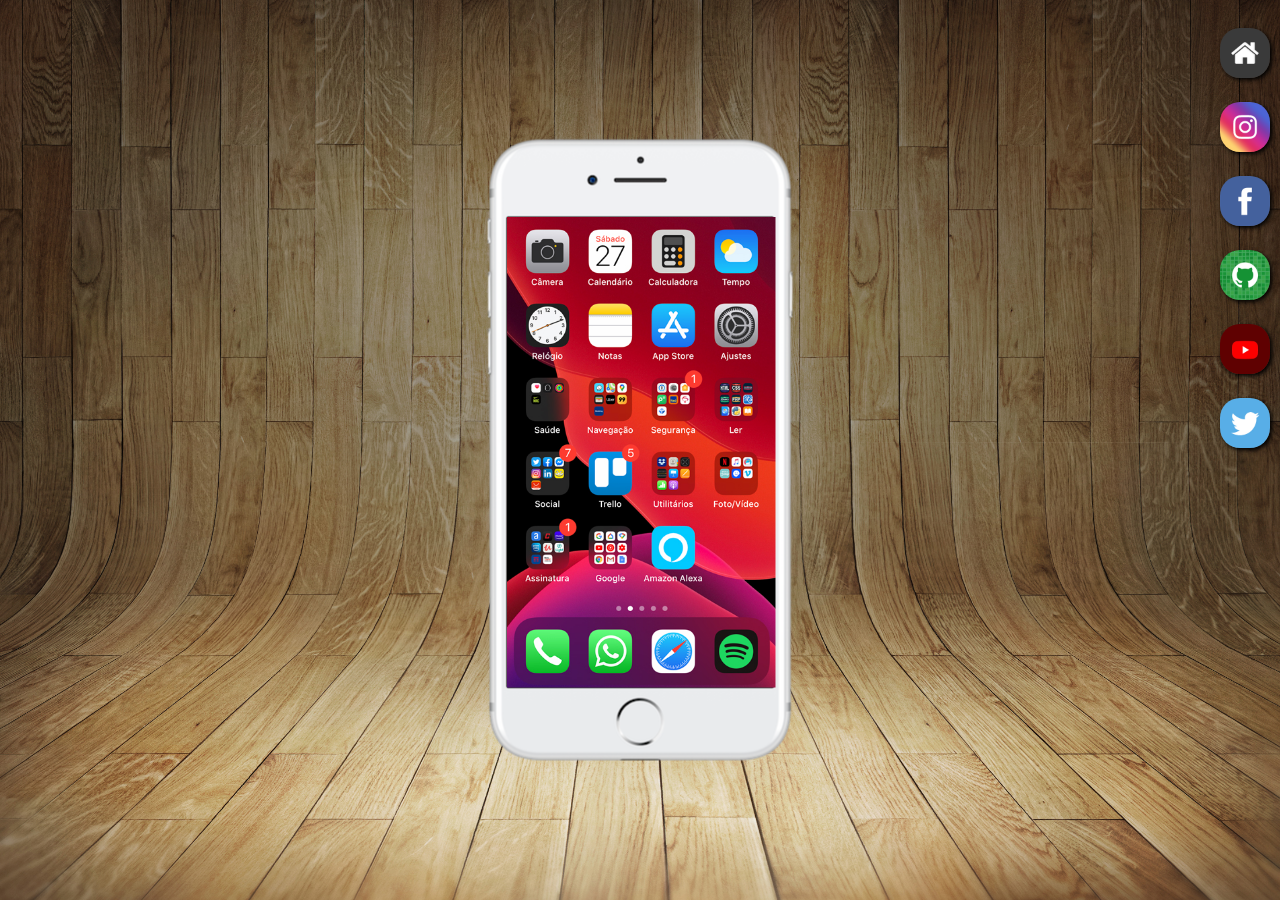
<file: index.html>
<!DOCTYPE html>
<html lang="en">
<head>
    <meta charset="UTF-8">
    <meta name="viewport" content="width=device-width, initial-scale=1.0">
    <title>Projetin</title>
    <link rel="shortcut icon" href="pacote-d013/favicon.ico" type="image/x-icon">
    <link rel="stylesheet" href="style.css">
</head>
<body>
    <main>
        <section id="telfo">
            <iframe src="home.html" frameborder="0" name="tela" id="tela" ></iframe>

        </section>
        <section id="redes">
         <a href="home.html" target="tela"><br>
            <img src="pacote-d013/imagens/logo-home.jpg" alt="" >
         </a><br>
         <a href="pag-extrs/insta.html" target="tela">
            <img src="pacote-d013/imagens/logo-instagram.jpg" alt="">
         </a><br>
         <a href="pag-extrs/face.html" target="tela">
            <img src="pacote-d013/imagens/logo-facebook.jpg" alt="">
         </a><br>
         <a href="pag-extrs/git.html" target="tela">
            <img src="pacote-d013/imagens/logo-github.jpg" alt="">
         </a><br>
         <a href="pag-extrs/youtube.html" target="tela">
            <img src="pacote-d013/imagens/logo-youtube.jpg" alt="">
         </a><br>
         <a href="pag-extrs/twitter.html" target="tela">
            <img src="pacote-d013/imagens/logo-twitter.jpg" alt="">
         </a>
         

        </section>

    </main>
    

</body>
</html>
</file>
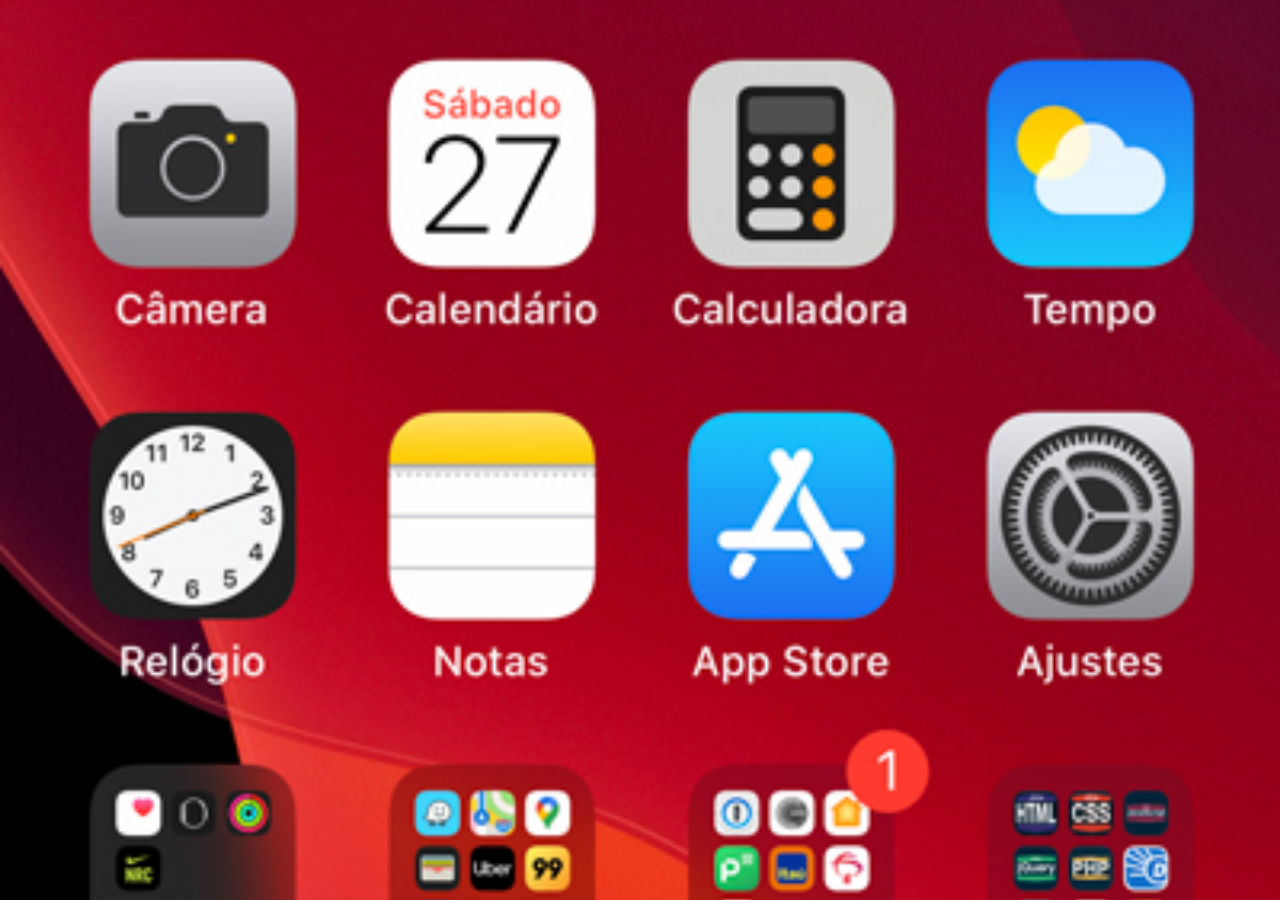
<file: home.html>
<!DOCTYPE html>
<html lang="en">
<head>
    <meta charset="UTF-8">
    <meta name="viewport" content="width=device-width, initial-scale=1.0">
    <title>home</title>
    <style>
        *{
            margin: 0px;
            padding: 0px;
        }
        body{
            width: 100vh;
            height: 100vh;
            background-image: url(pacote-d013/imagens/tela-home.jpg);
            background-repeat: no-repeat;
            background-position: top center ;
            background-size: cover;
            background-attachment: fixed;
        }
            
        

    </style>
</head>
<body>
    
</body>
</html>
</file>
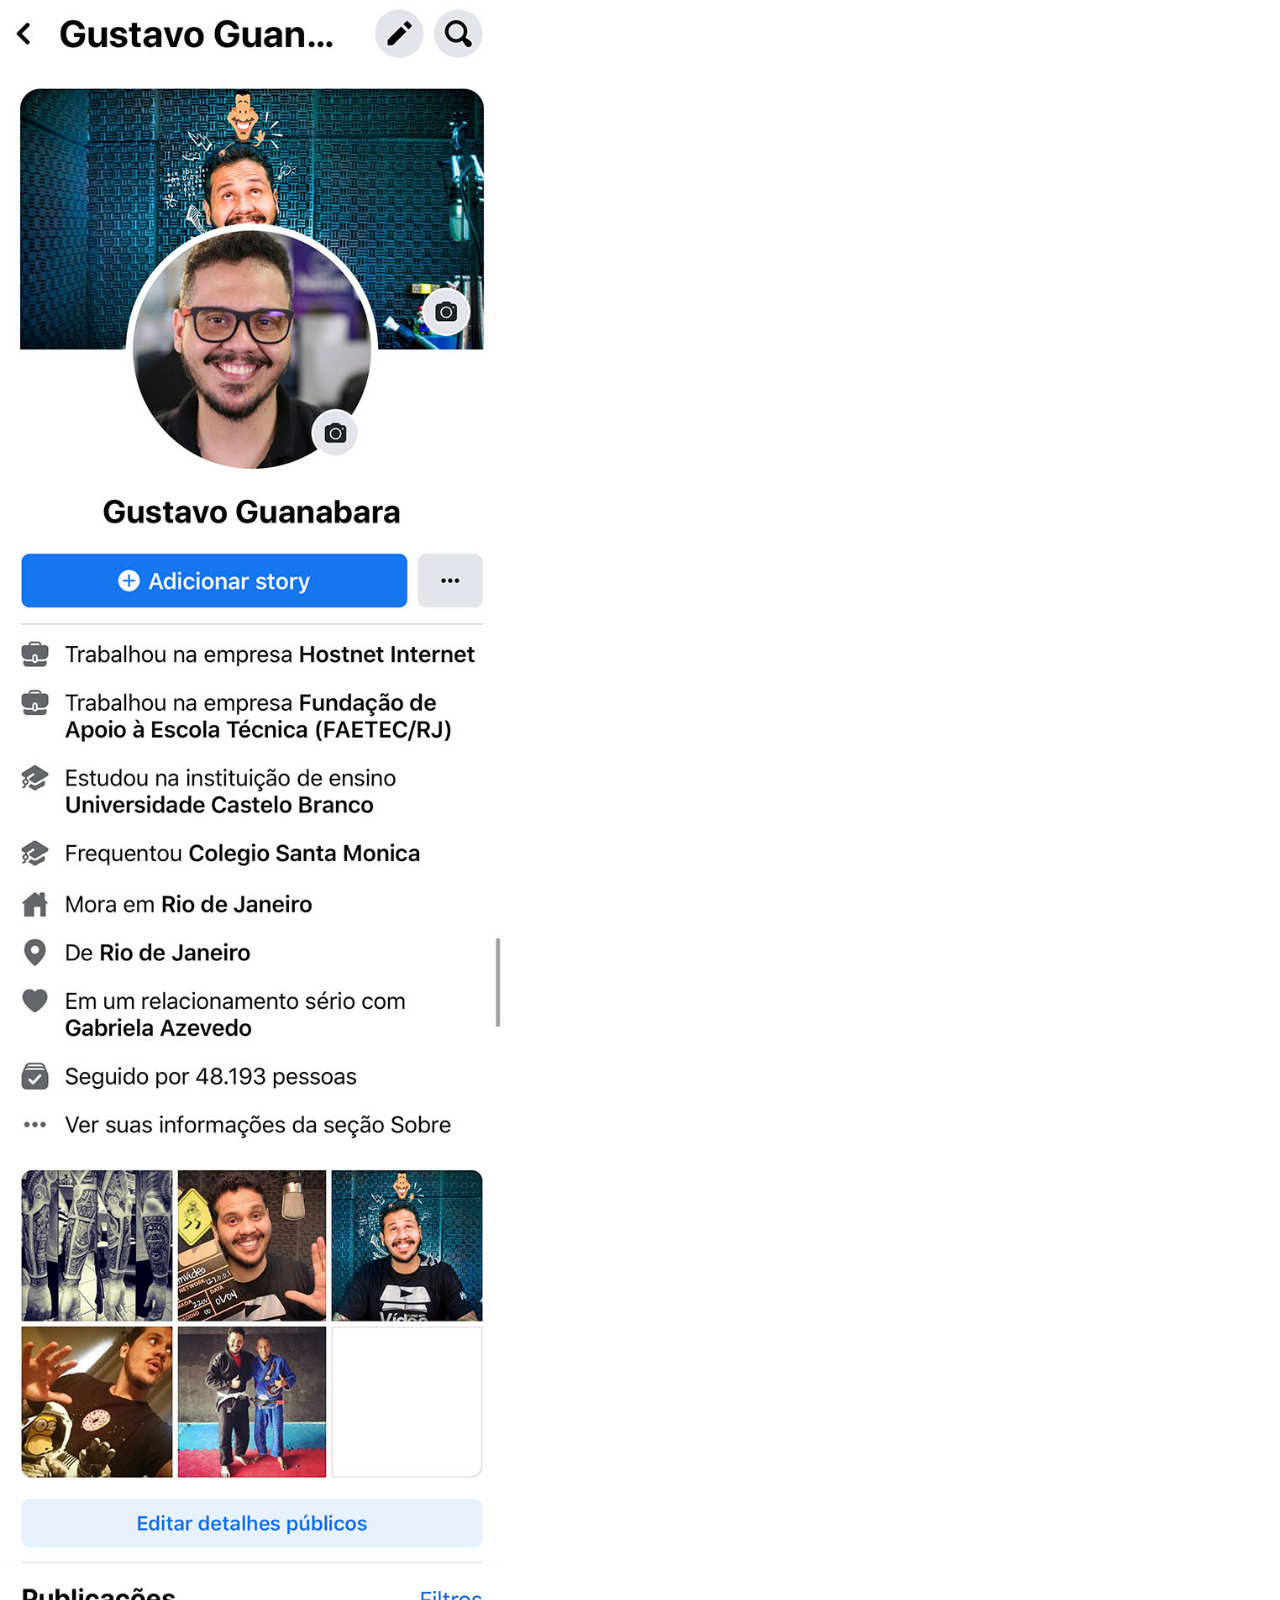
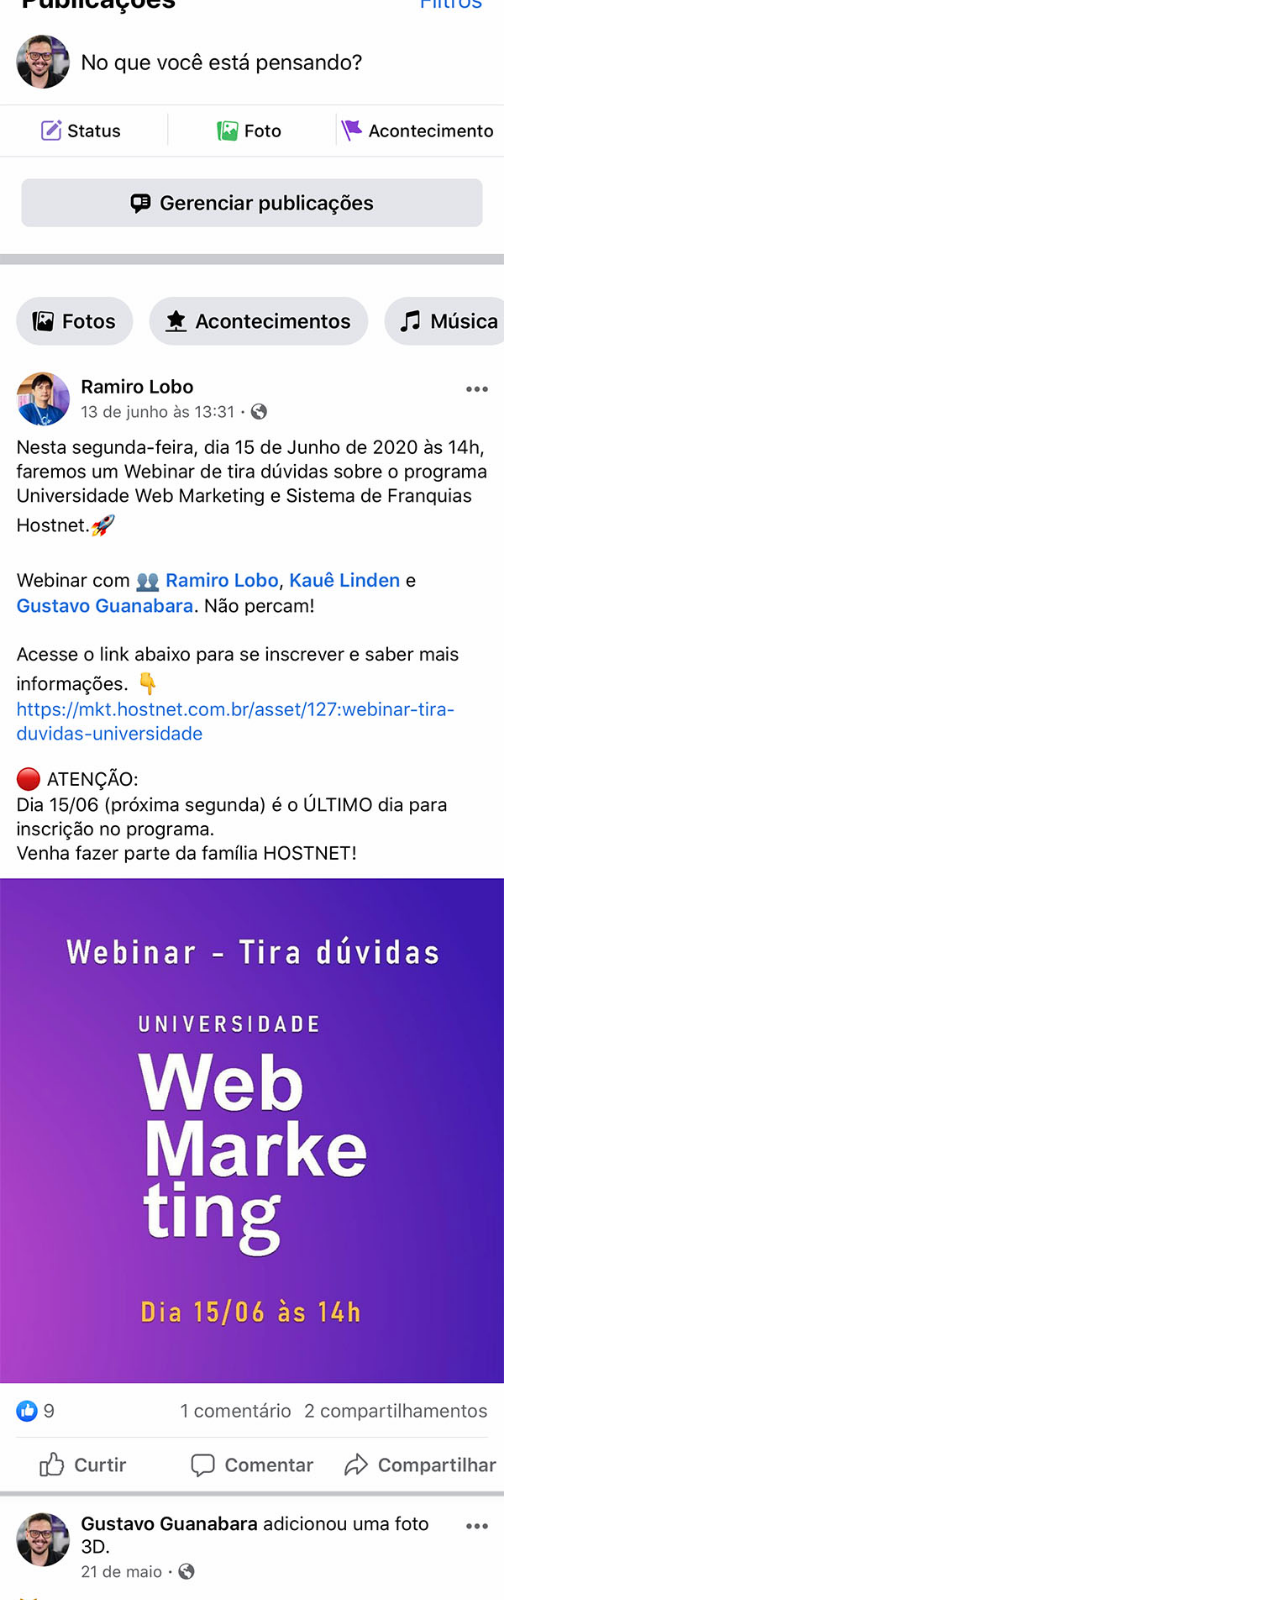
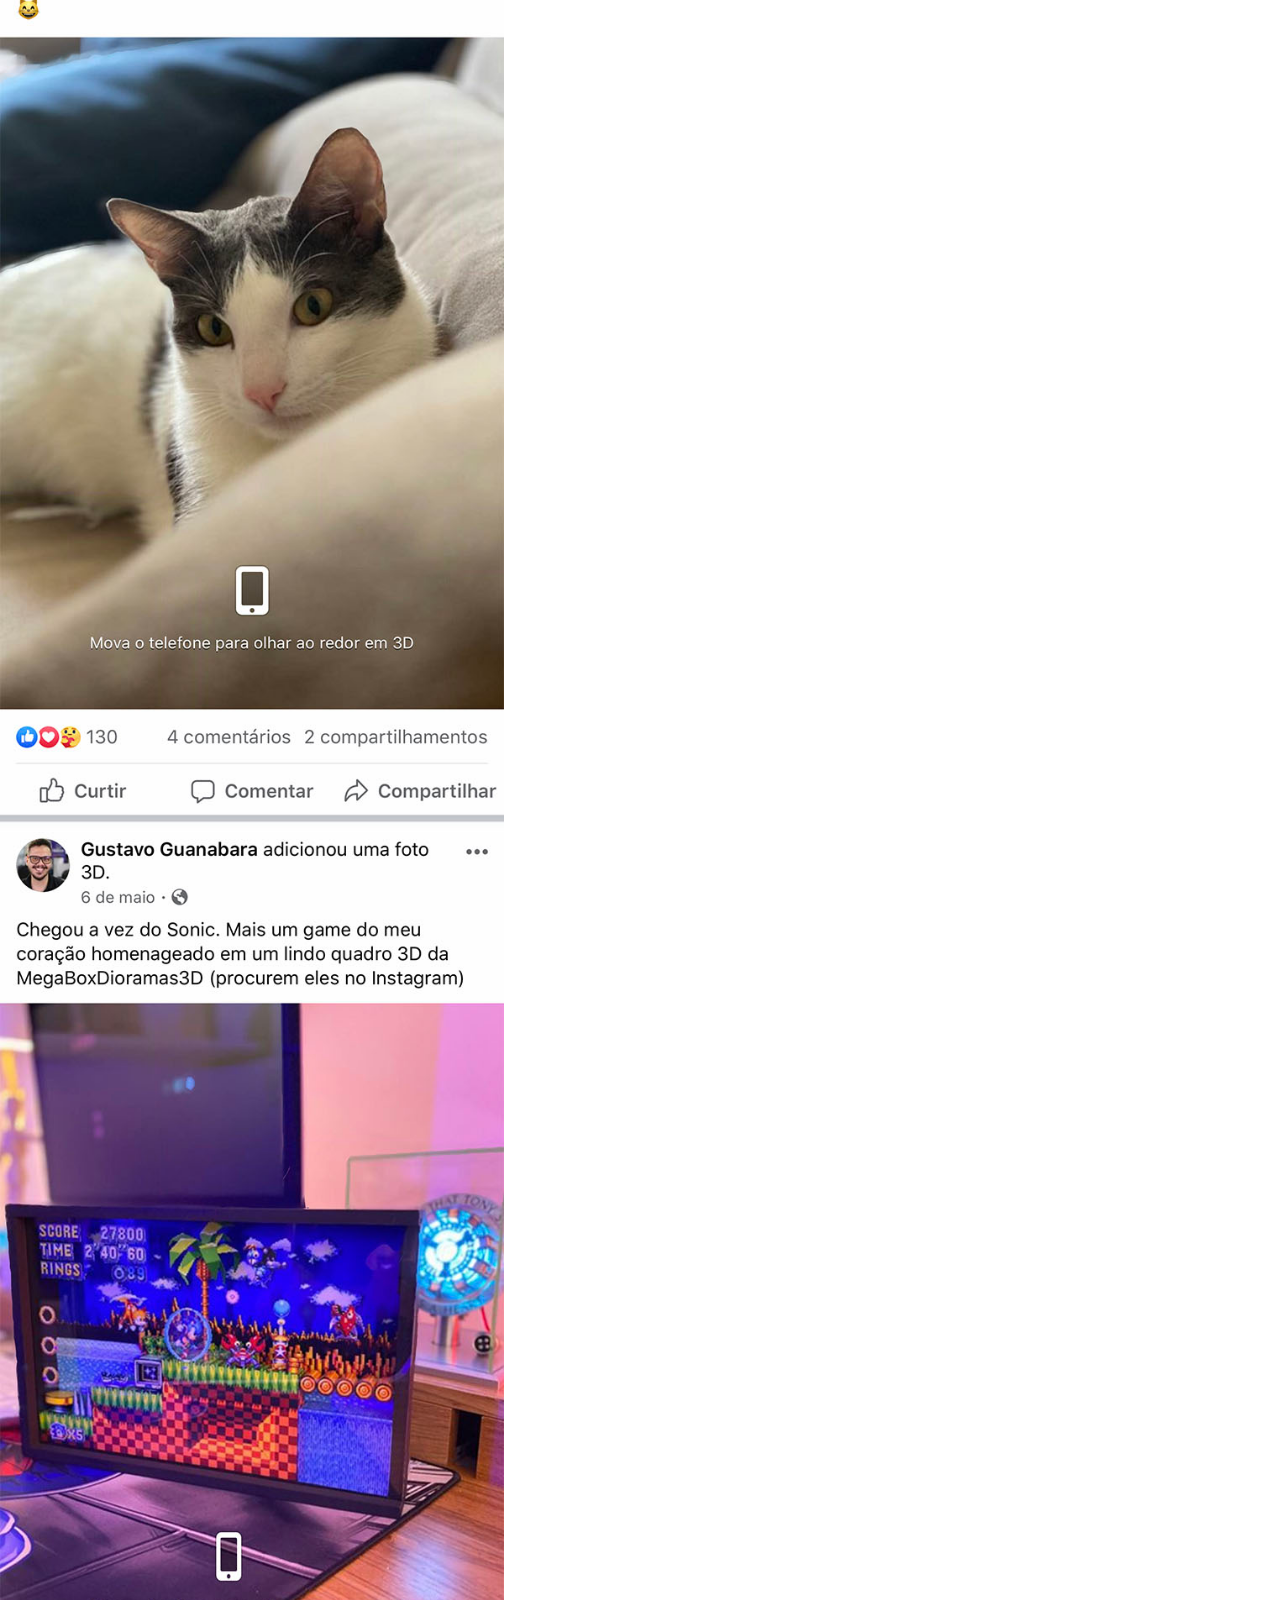
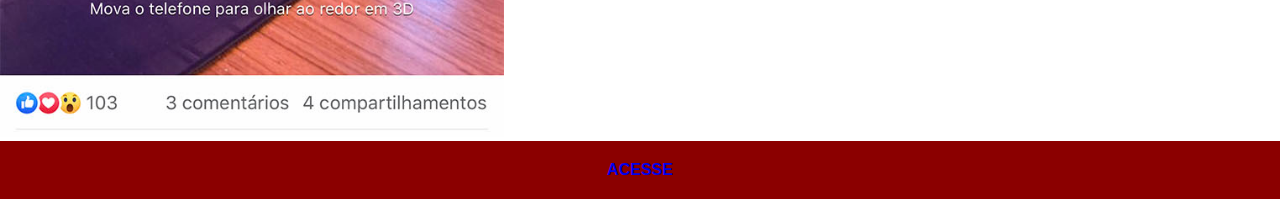
<file: pag-extrs/face.html>
<!DOCTYPE html>
<html lang="en">
<head>
    <meta charset="UTF-8">
    <meta name="viewport" content="width=device-width, initial-scale=1.0">
    <title>Document</title>
    <link rel="stylesheet" href="../social.css">
</head>
<body>
    <img src="../pacote-d013/imagens/tela-facebook.jpg" alt="Youtube">
    <a href="https://facebook.com" target="_blank">ACESSE</a>
    
</body>
</html>
</file>
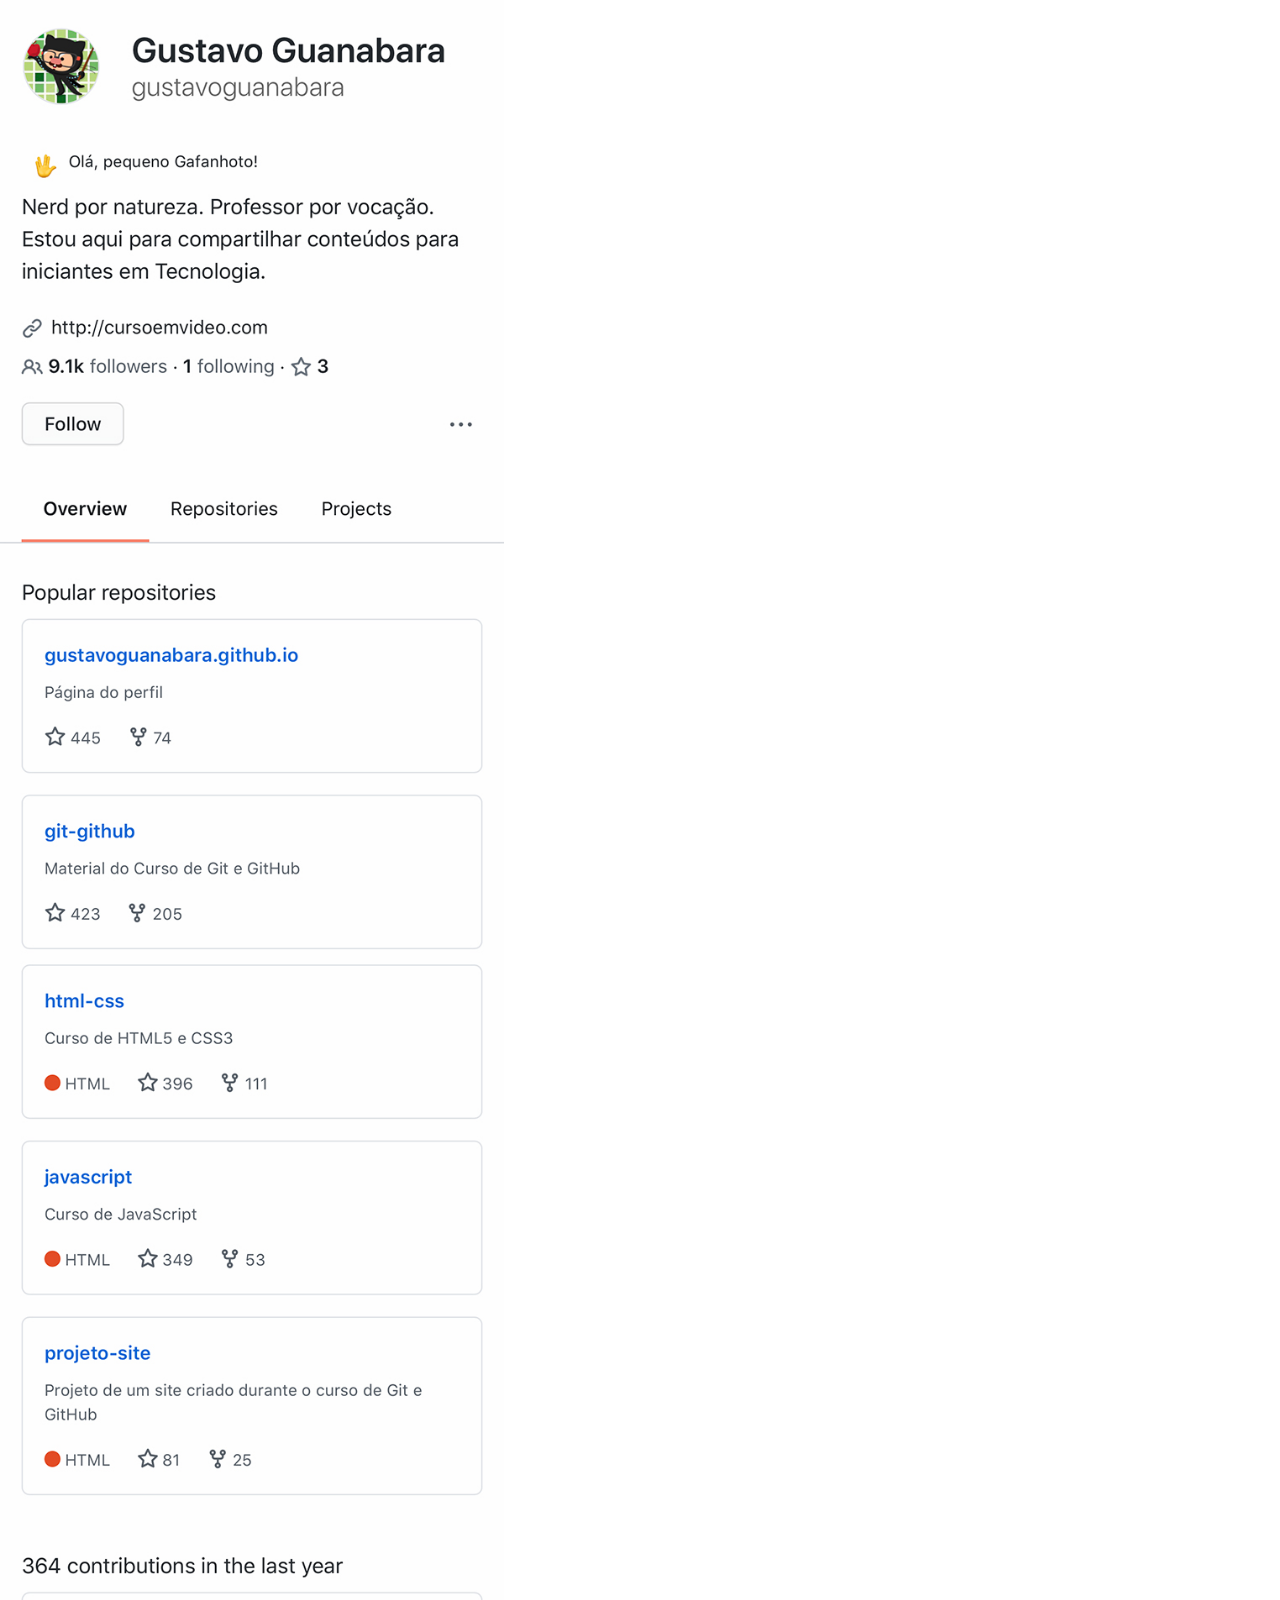
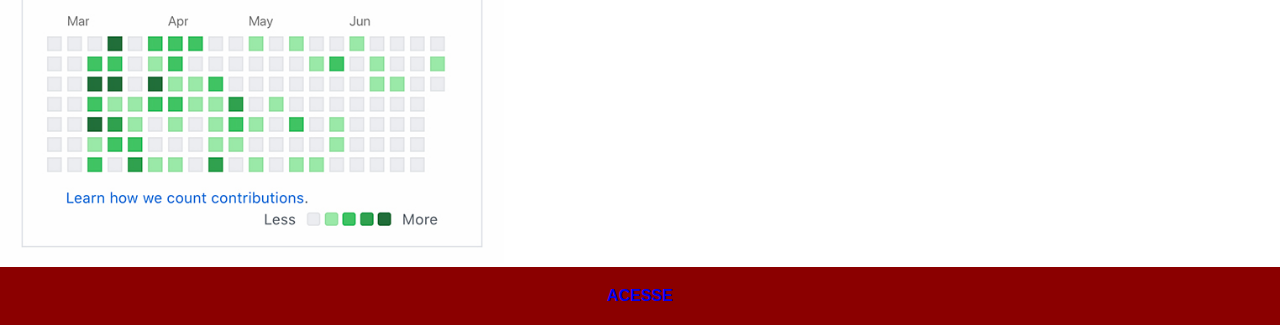
<file: pag-extrs/git.html>
<!DOCTYPE html>
<html lang="en">
<head>
    <meta charset="UTF-8">
    <meta name="viewport" content="width=device-width, initial-scale=1.0">
    <title>Document</title>
    <link rel="stylesheet" href="../social.css">
</head>
<body>
    <img src="../pacote-d013/imagens/tela-github.jpg" alt="GitHub">
    <a href="https://github.com/gustavoguanabara/html-css/tree/master?tab=readme-ov-file" target="_blank">ACESSE</a>

    
</body>
</html>
</file>
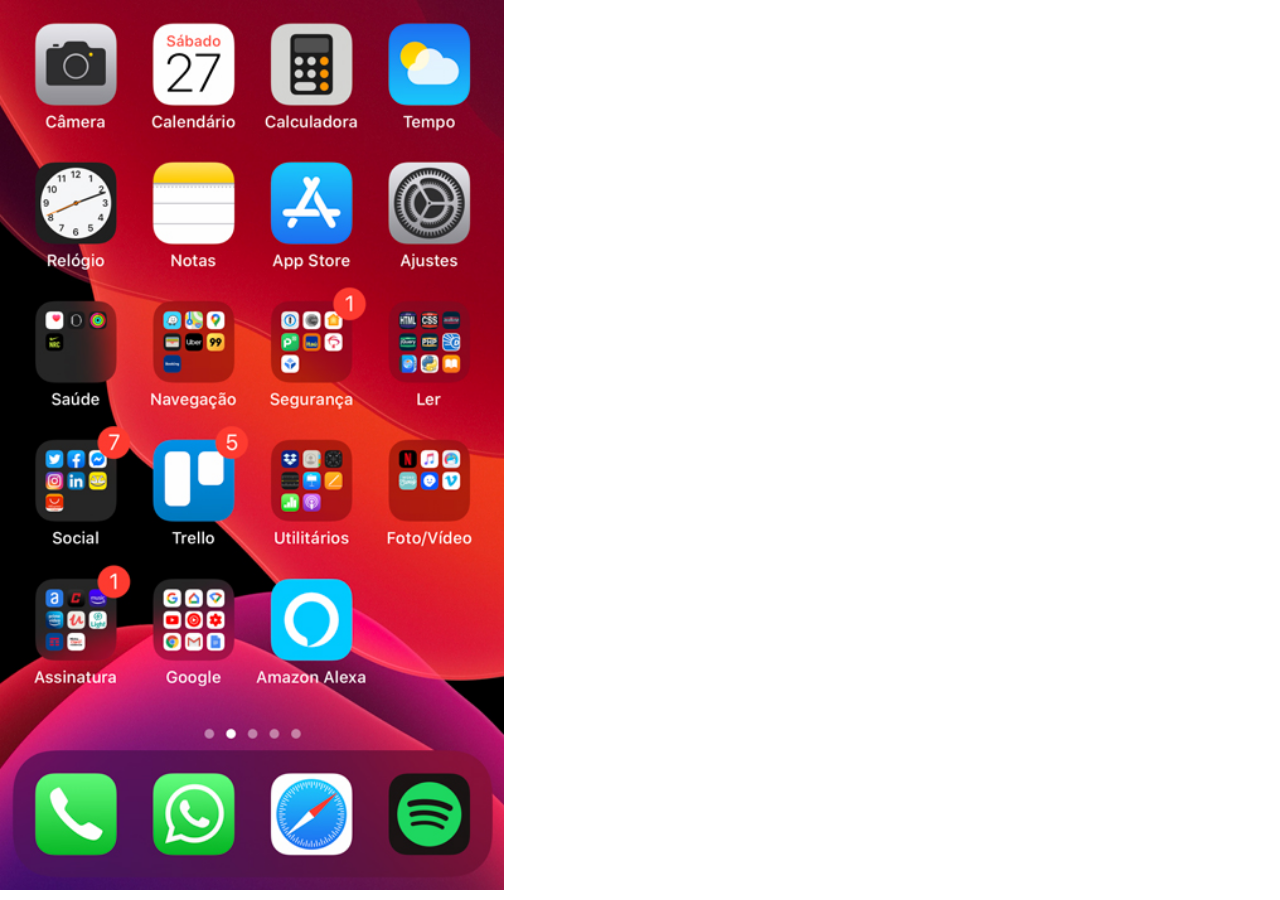
<file: pag-extrs/inicio.html>
<!DOCTYPE html>
<html lang="en">
<head>
    <meta charset="UTF-8">
    <meta name="viewport" content="width=device-width, initial-scale=1.0">
    <title>Document</title>
    <link rel="stylesheet" href="../social.css">
</head>
<body>
    <img src="../pacote-d013/imagens/tela-home.jpg" alt="Inicio">
    
    
</body>
</html>
</file>
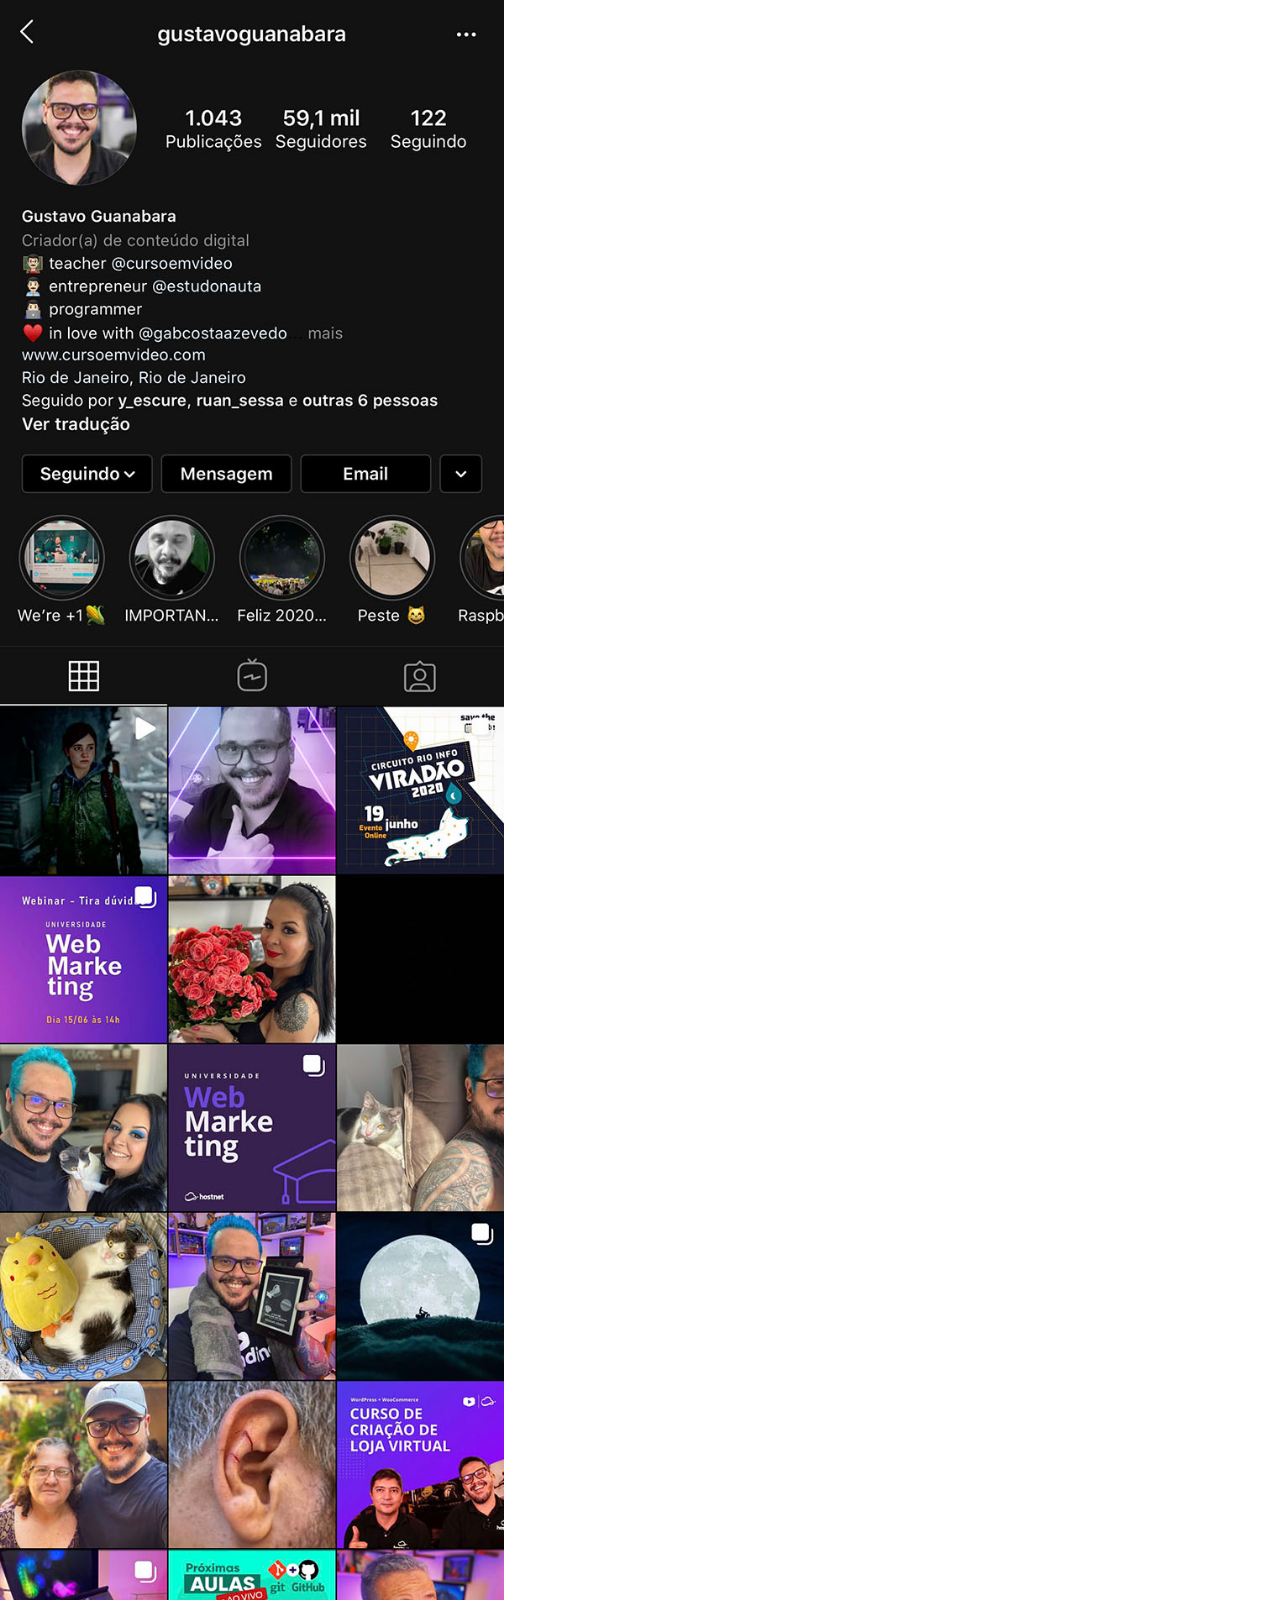
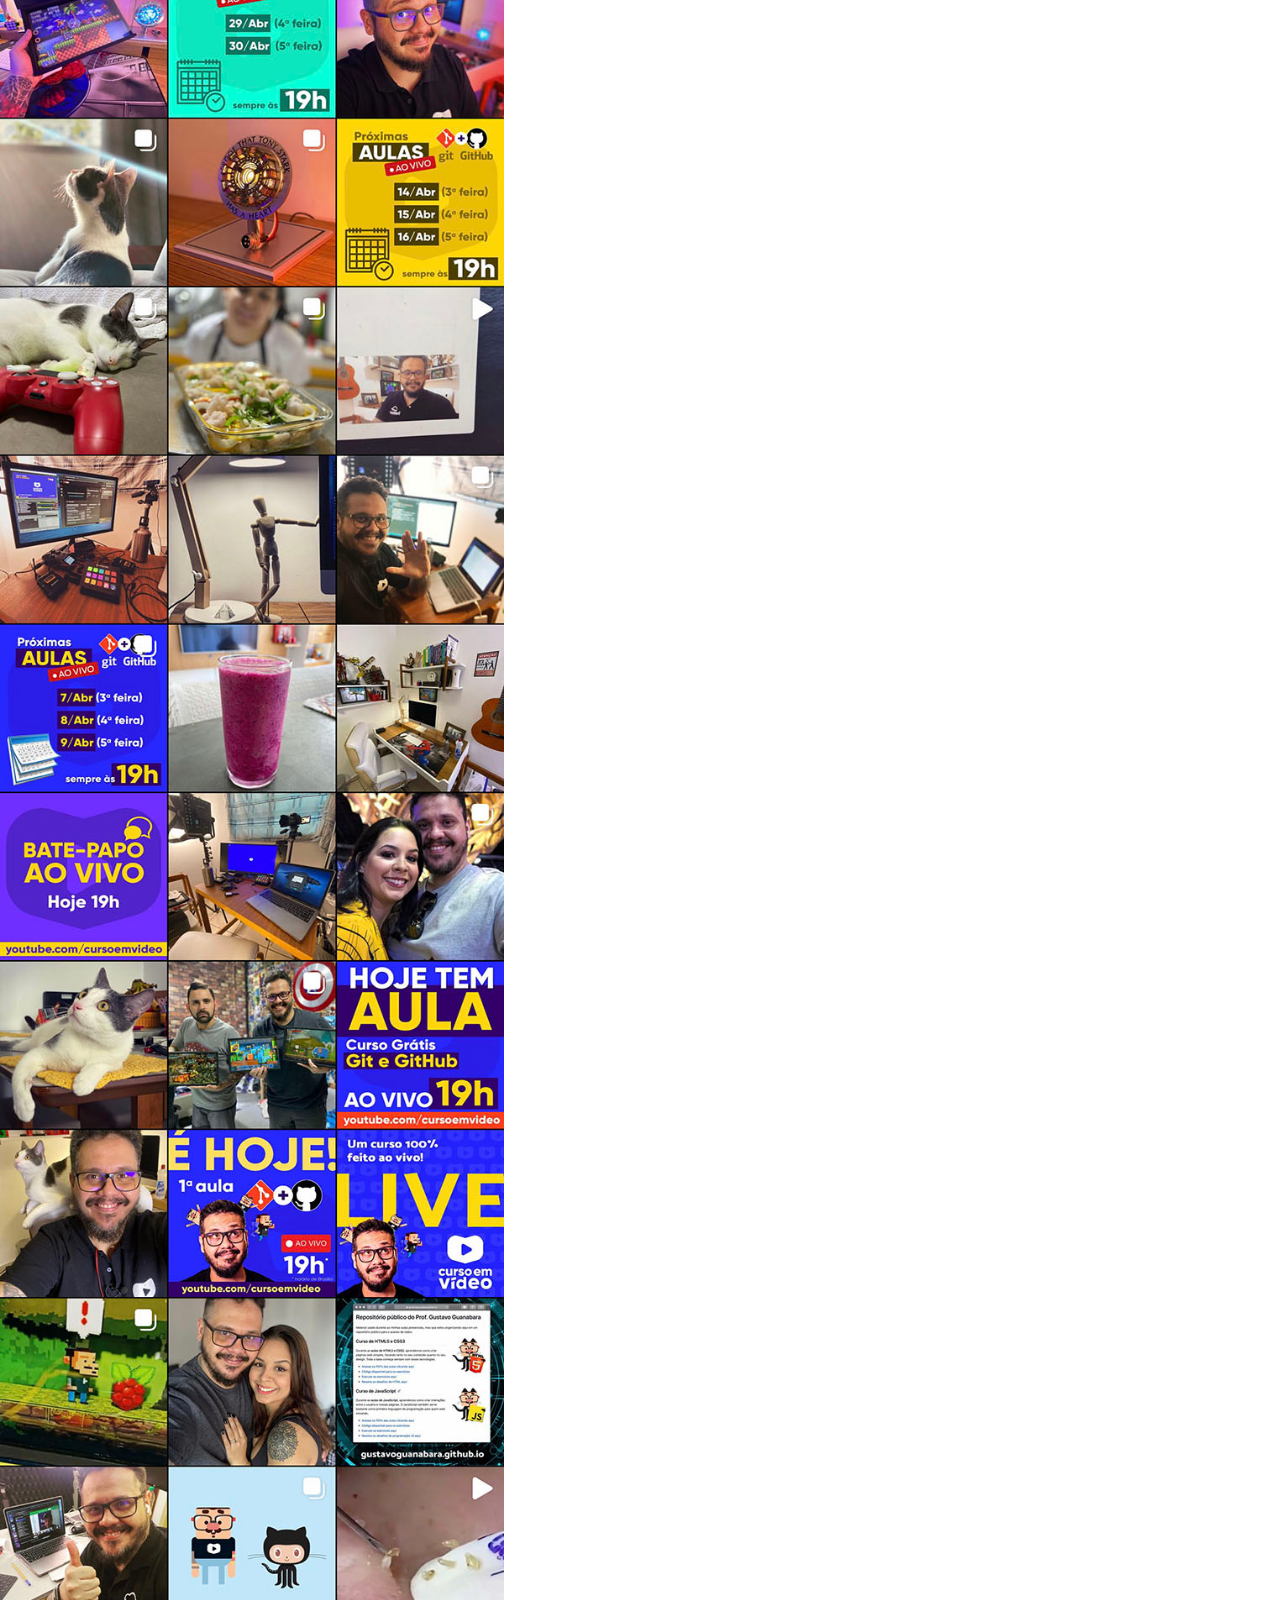
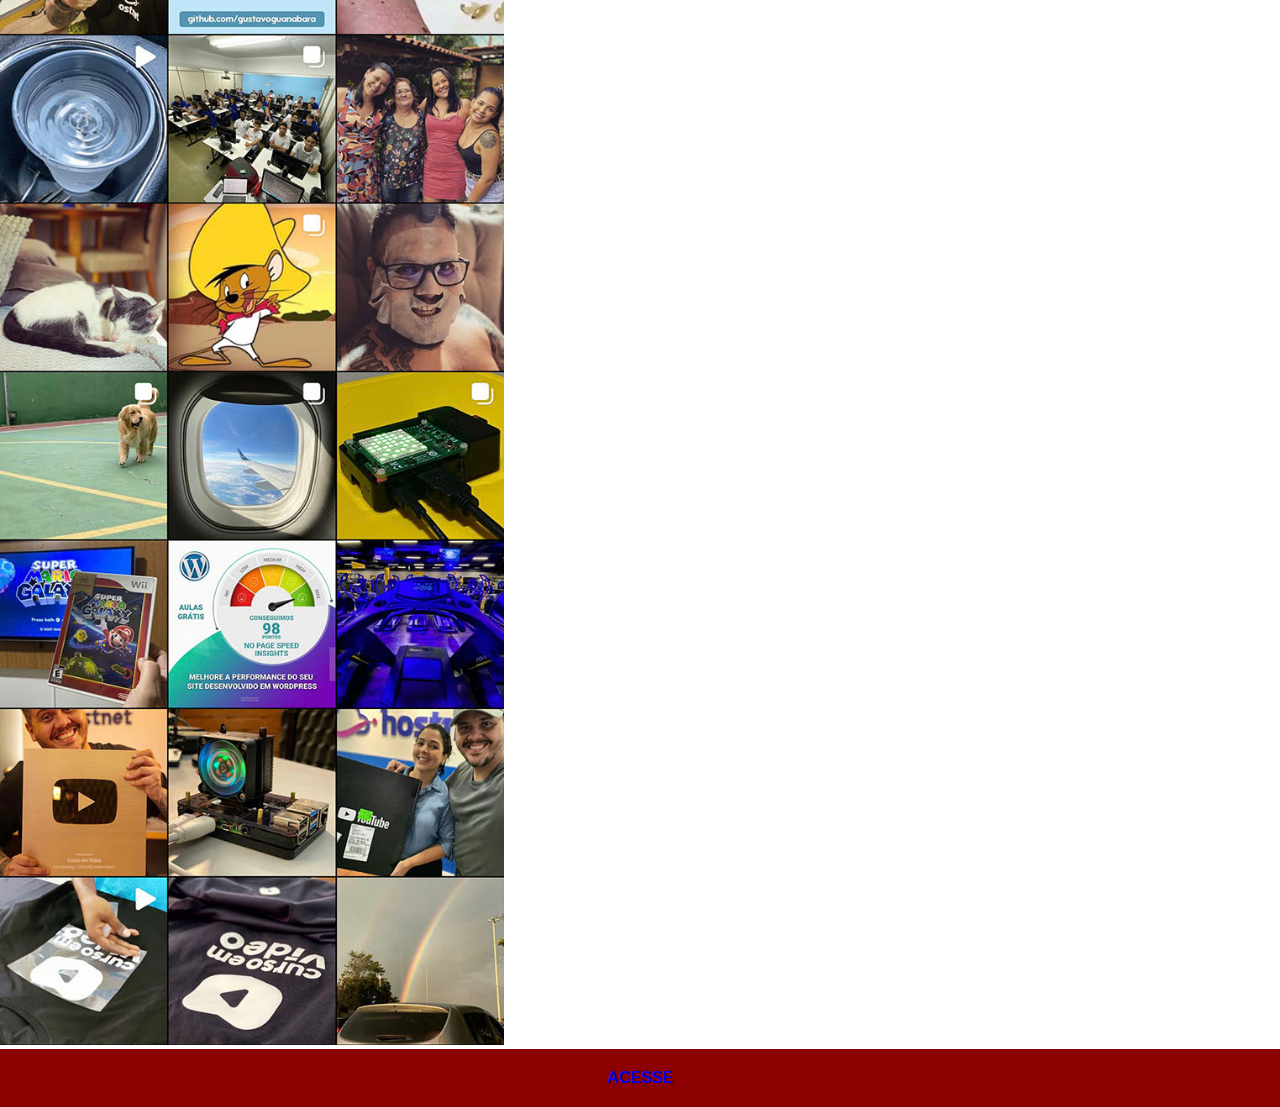
<file: pag-extrs/insta.html>
<!DOCTYPE html>
<html lang="en">
<head>
    <meta charset="UTF-8">
    <meta name="viewport" content="width=device-width, initial-scale=1.0">
    <title>Document</title>
    <link rel="stylesheet" href="../social.css">
</head>
<body>
    <img src="../pacote-d013/imagens/tela-instagram.jpg" alt="Instagram">
    <a href="https://instagram.com" target="_blank">ACESSE</a>
    
</body>
</html>
</file>
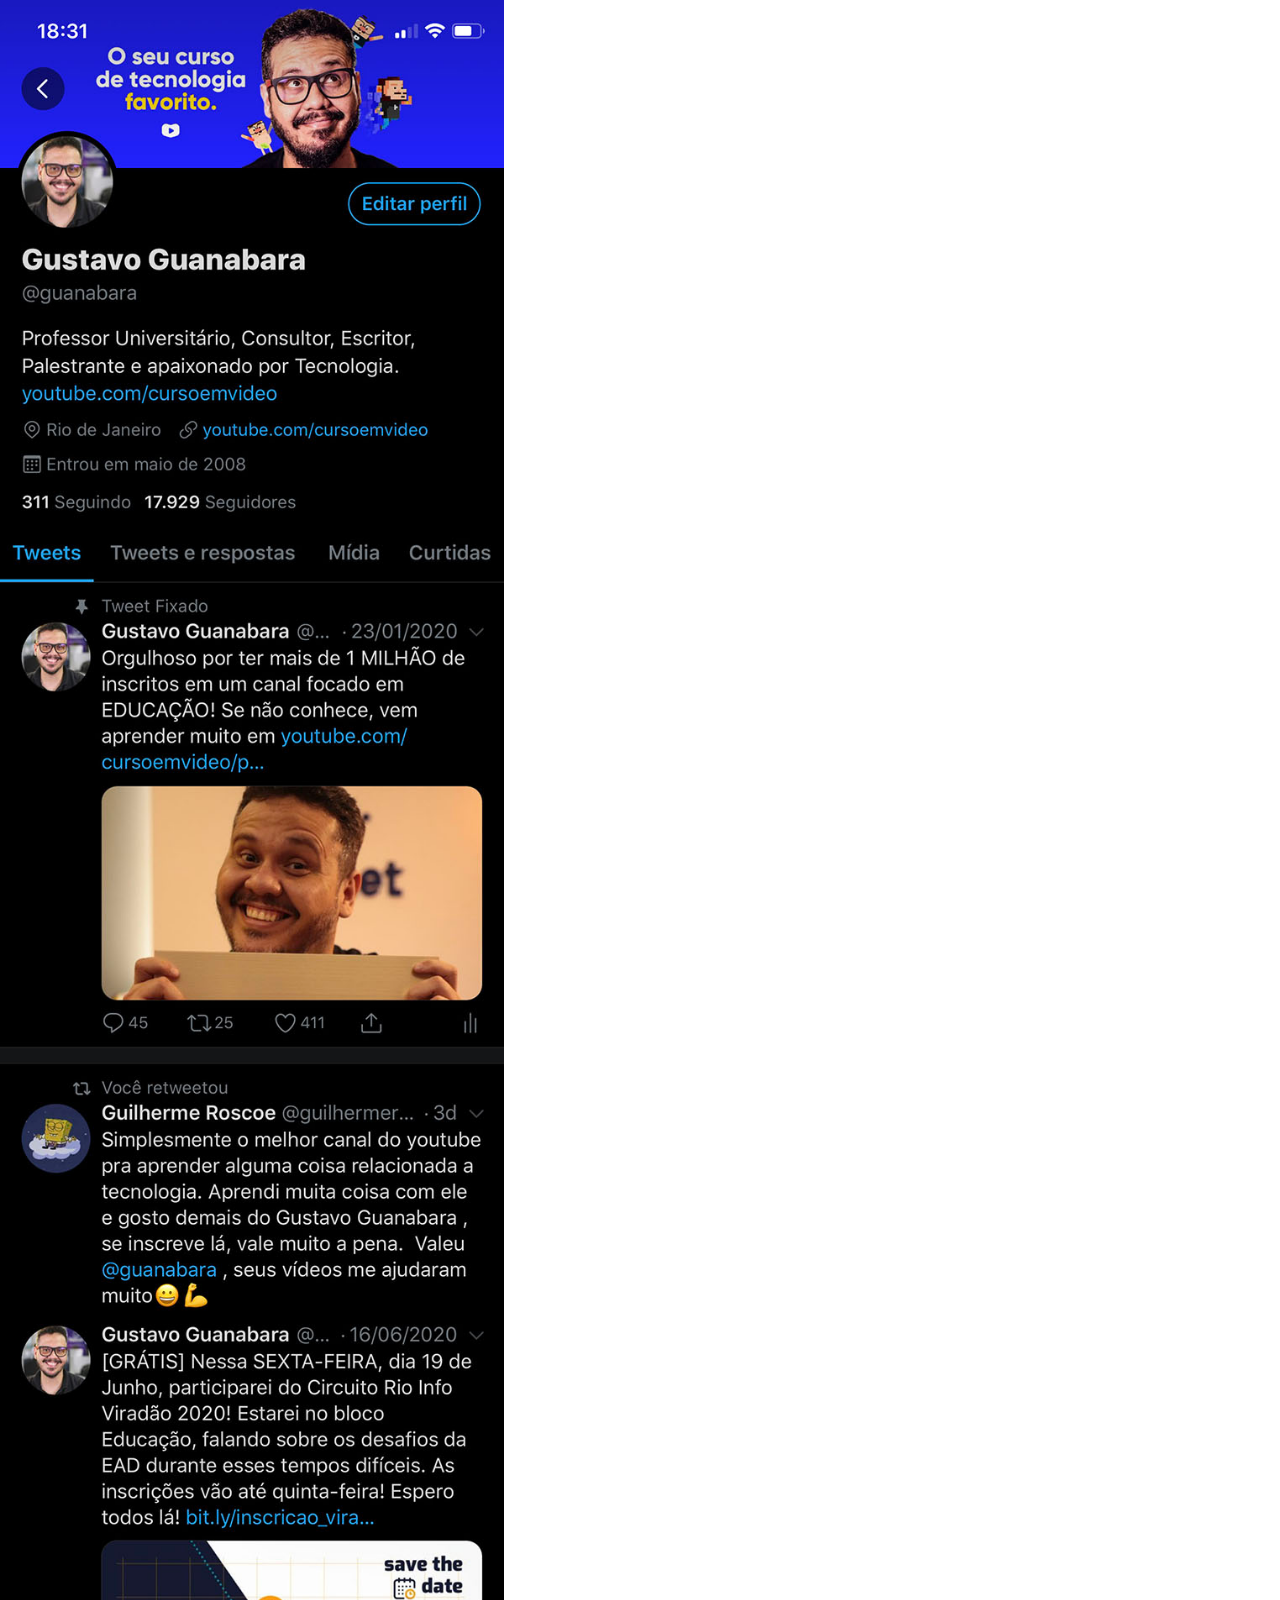
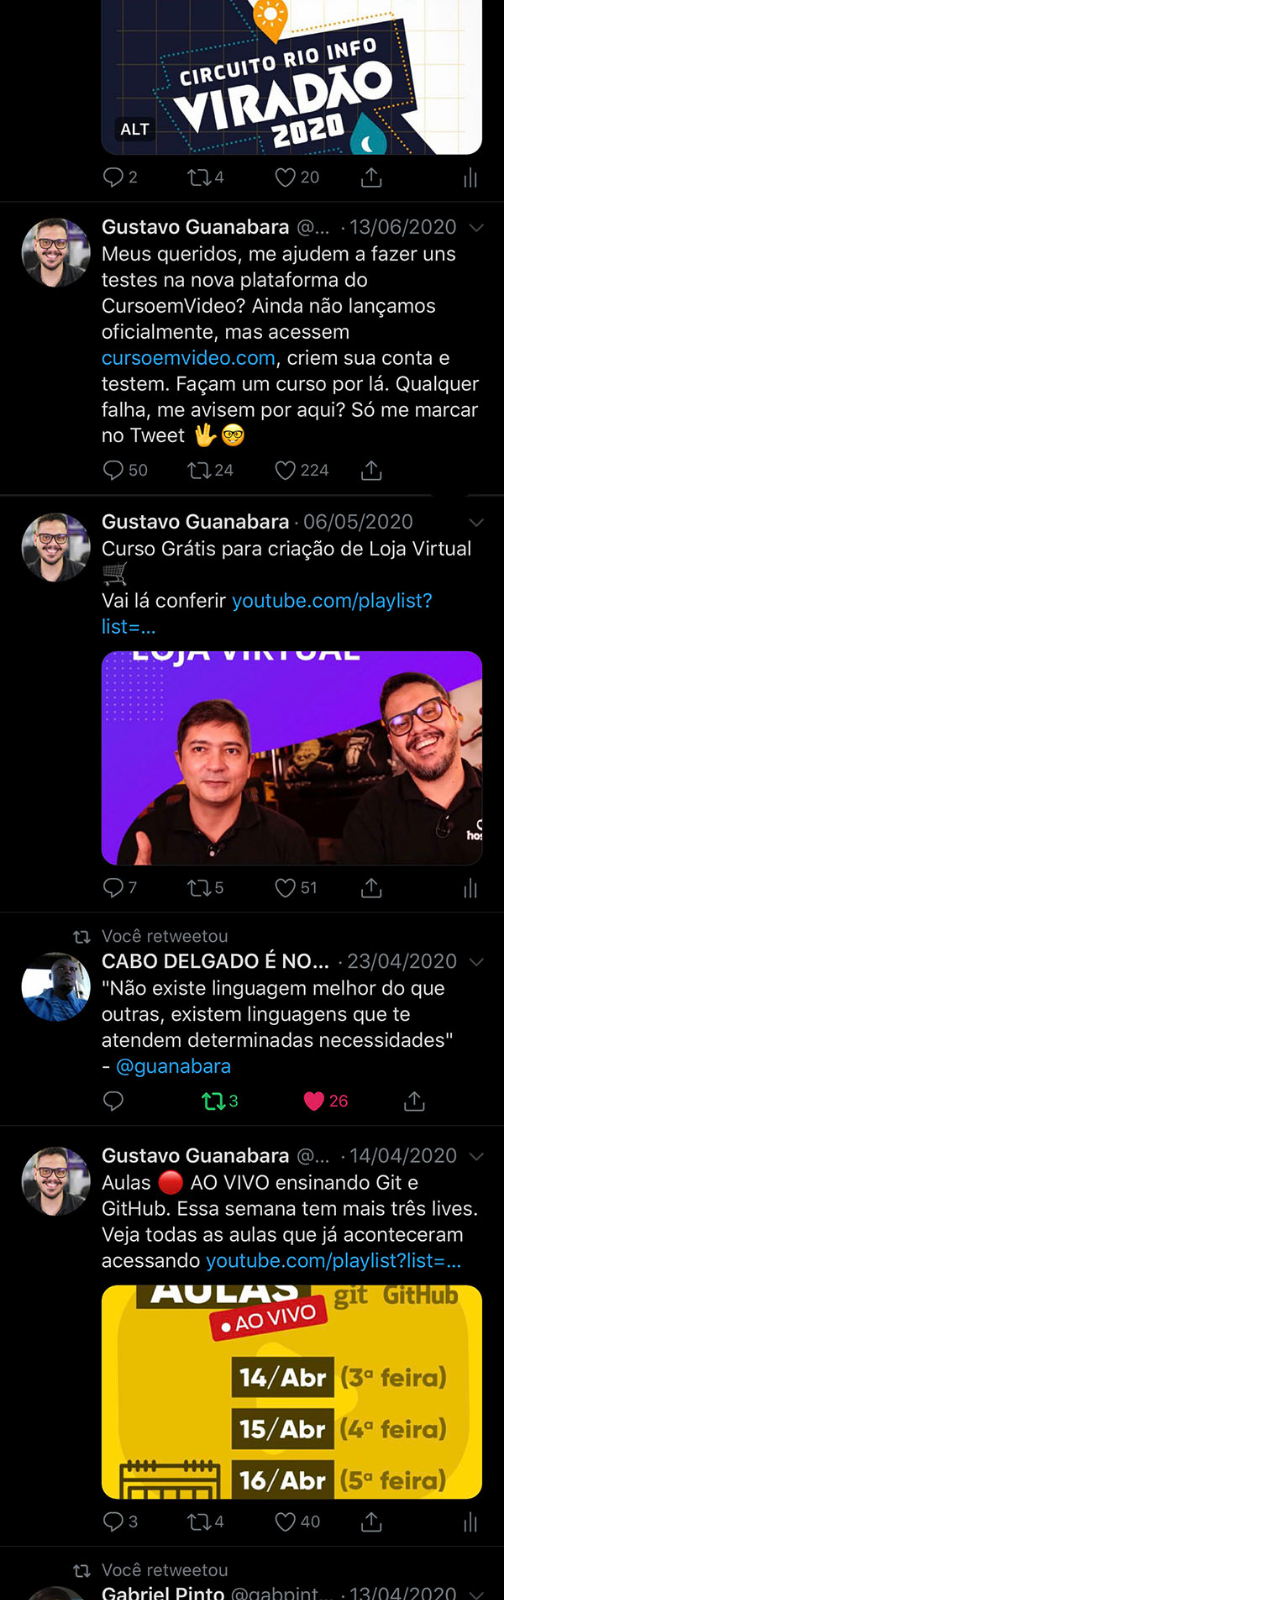
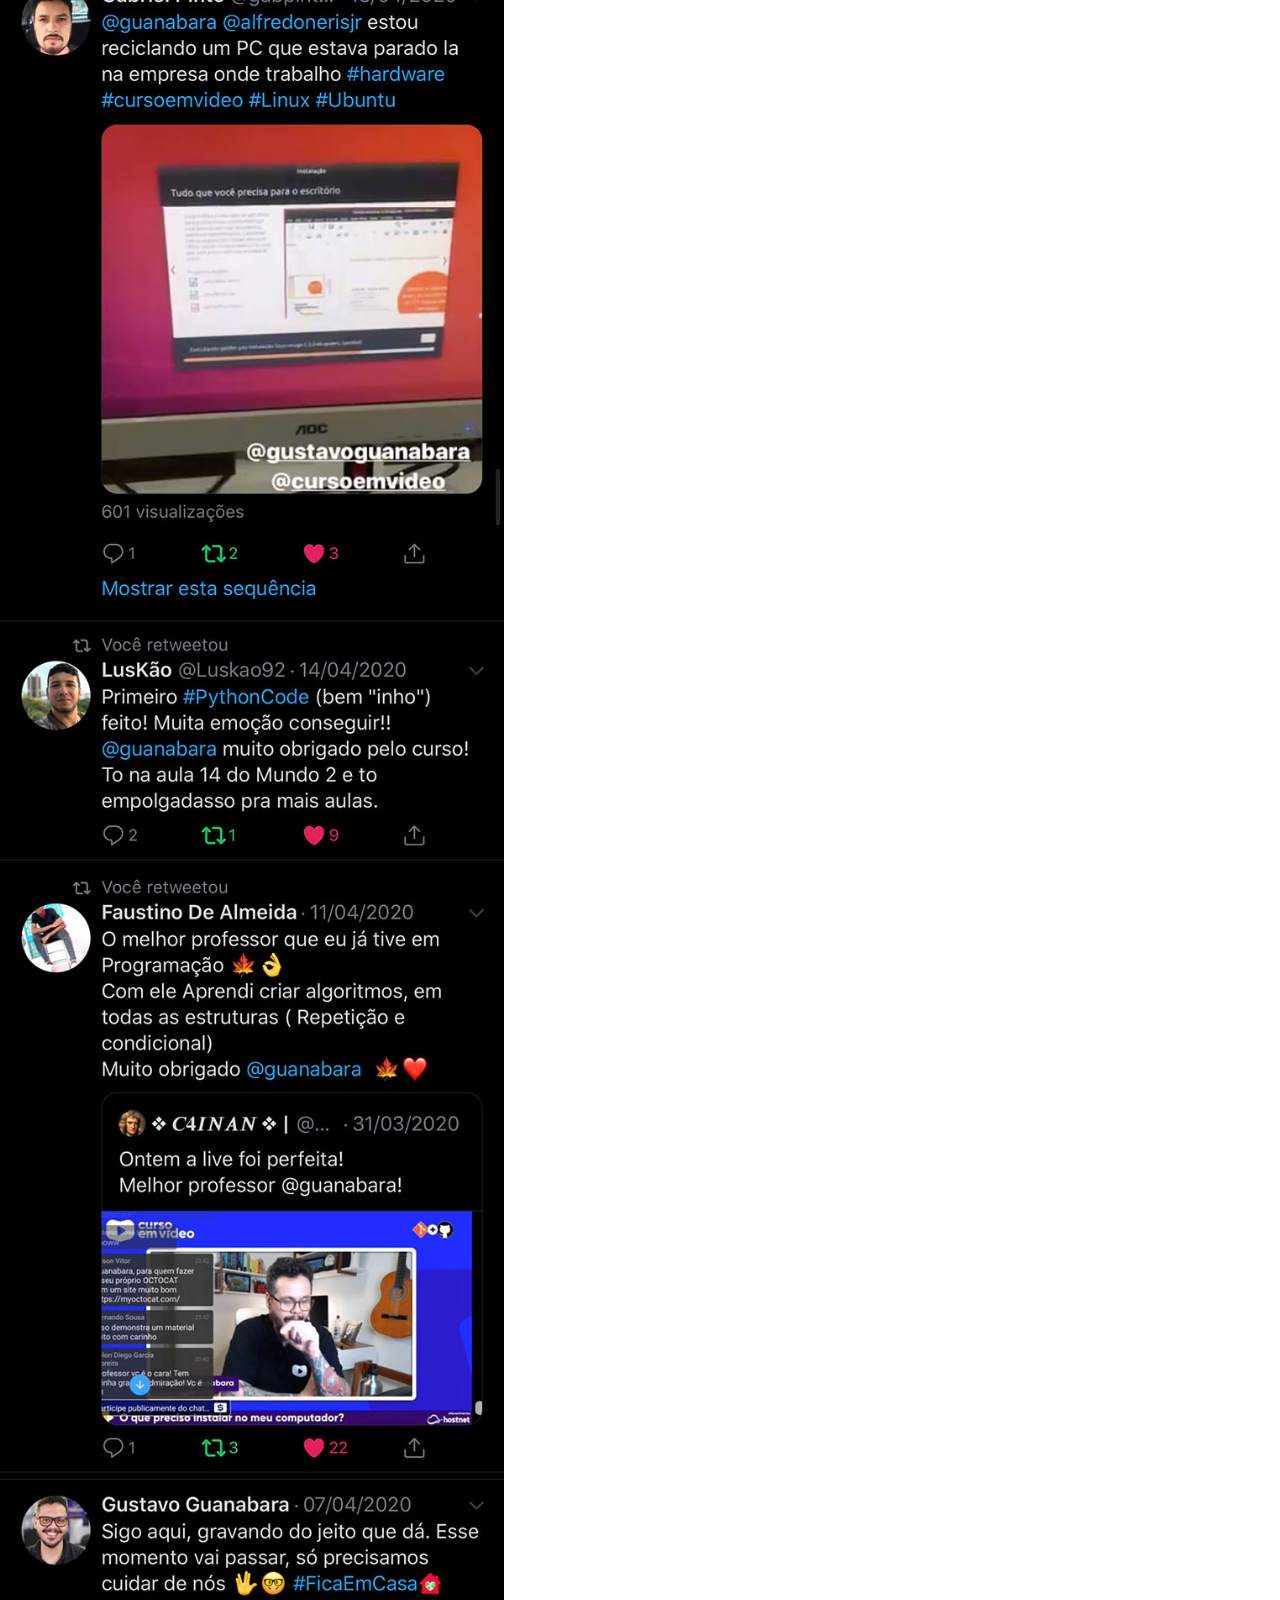
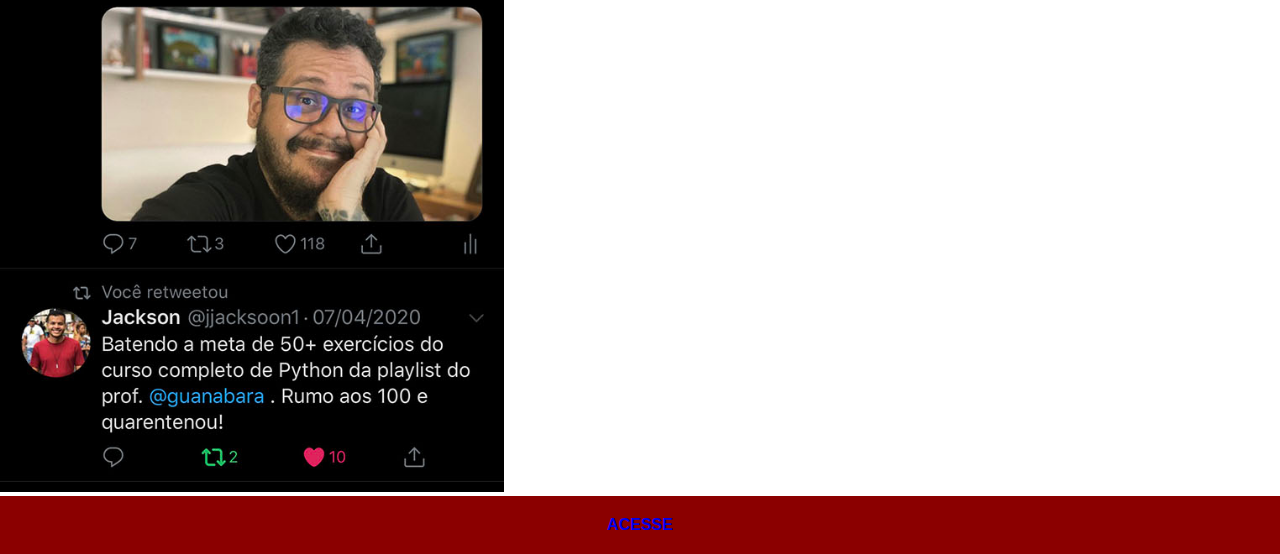
<file: pag-extrs/twitter.html>
<!DOCTYPE html>
<html lang="en">
<head>
    <meta charset="UTF-8">
    <meta name="viewport" content="width=device-width, initial-scale=1.0">
    <title>Document</title>
    <link rel="stylesheet" href="../social.css">
</head>
<body>
    <img src="../pacote-d013/imagens/tela-twitter.jpg" alt="Twitter">
    <a href="https://x.com/cursosemvideo" target="_blank">ACESSE</a>
    
</body>
</html>
</file>
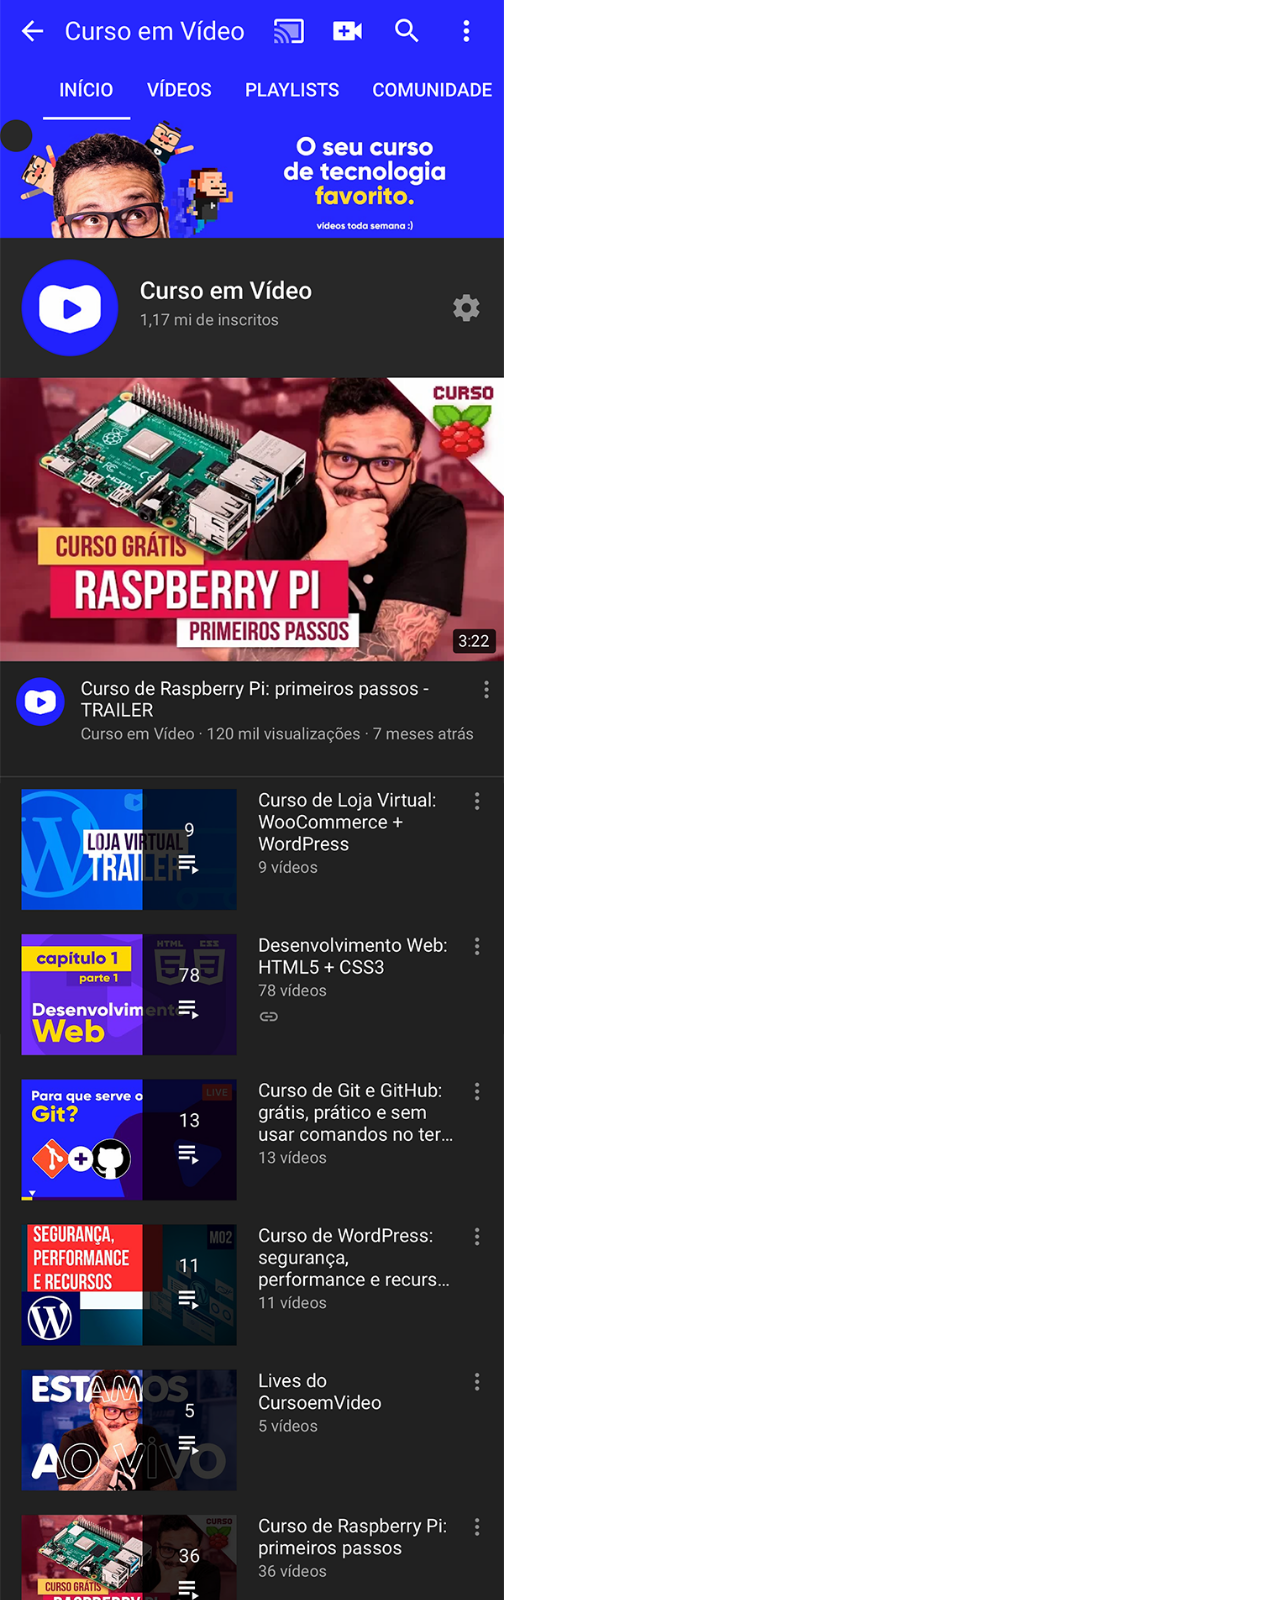
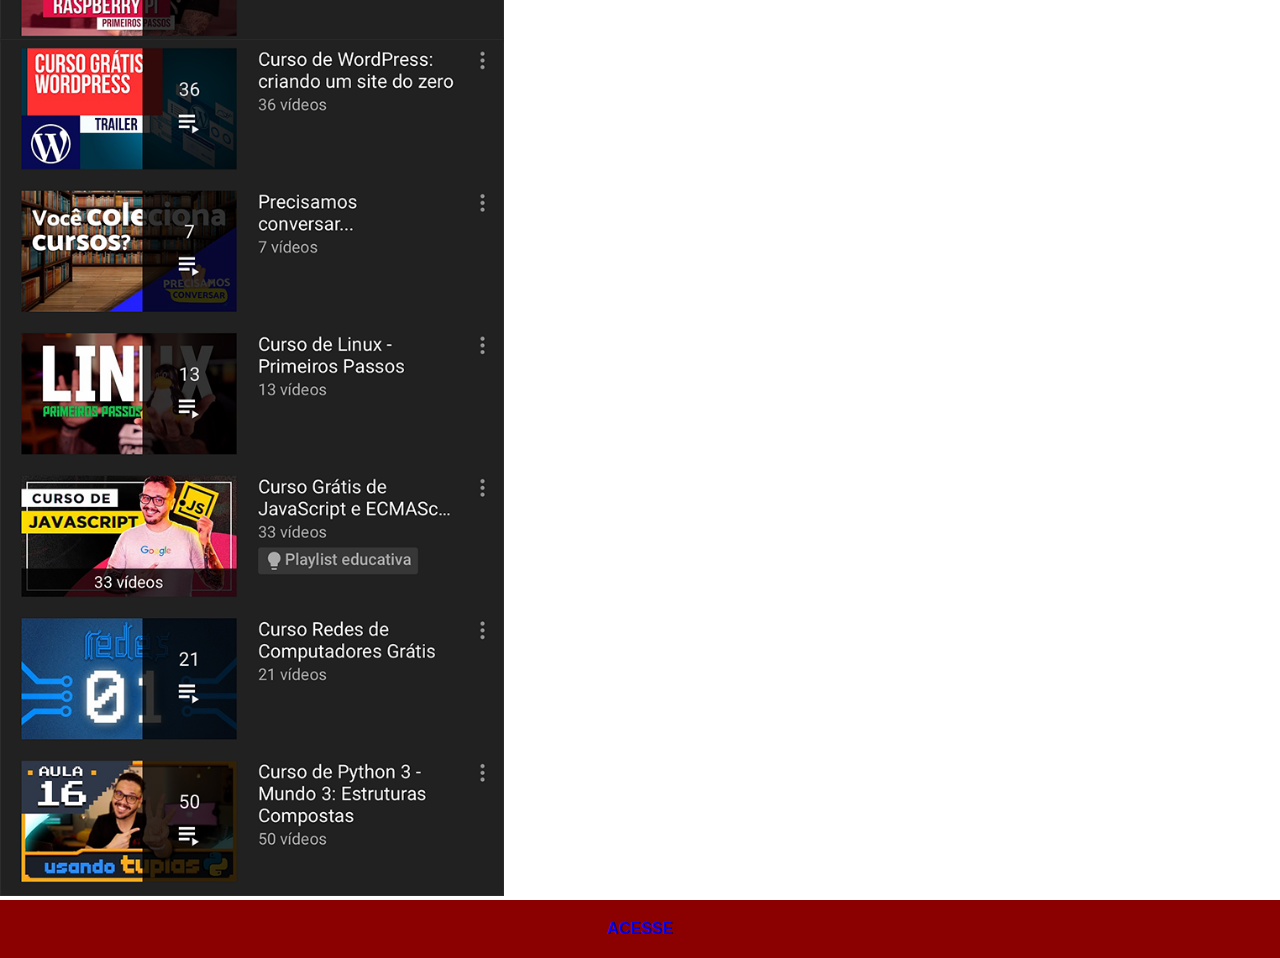
<file: pag-extrs/youtube.html>
<!DOCTYPE html>
<html lang="en">
<head>
    <meta charset="UTF-8">
    <meta name="viewport" content="width=device-width, initial-scale=1.0">
    <title>Document</title>
    <link rel="stylesheet" href="../social.css">
</head>
<body>
    <img src="../pacote-d013/imagens/tela-youtube.png" alt="Youtube">
    <a href="https://www.youtube.com/c/CursoemV%C3%ADdeo/playlists" target="_blank">ACESSE</a>
</body>
</html>
</file>
<file: style.css>
@charset "UTF-8";

*{
    margin: 0px;
    padding: 0px;
    font-family: Arial, Helvetica, sans-serif;
}
html,body{
    height: 100vh;
    width: 100vw;
}
body{
    background: url(pacote-d013/imagens/fundo-madeira.jpg) no-repeat top center ;
    background-attachment: fixed;
    background-size: cover;
    
}
#tela{
    position: relative;
    top: 80px;
    left: 22px;
    height: 471px;
    width: 269px;
    
}
main{
    position: relative;
    height: 100vh;
    
    
}
section#telfo{
    position: absolute;
    top: 50%;
    left:50%;
    transform:translate(-50%,-50%);
    height: 627px;
    width: 311px;


    background: url(pacote-d013/imagens/frame-iphone.png) no-repeat;
    margin: auto;

}
section#redes img{
    width: 50px;
 
    margin: 10px;
    border-radius: 20px;
    box-shadow: 2px 2px 4px black;

}
section#redes{
    text-align: right;
}
section#redes img:hover{
   border: 2px solid rgba(255, 255, 255, 0.726);
   transform: translate(-3px, -3px);
   transition: transform 0.5s,border 1s;

}
</file>
<file: social.css>
@charset "UTF-8";
*{
    margin: 0px;
    padding: 0px;
    font-family: Arial, Helvetica, sans-serif;
}
::-webkit-scrollbar{
    width: 0px;
    height: 0px;
}
img{
    width: 56vh;

}
a{
    display: block;
    background-color: darkred;
    padding: 20px;
    text-align: center;
    font-weight: bolder;
    text-decoration: none;
   
}
</file>
